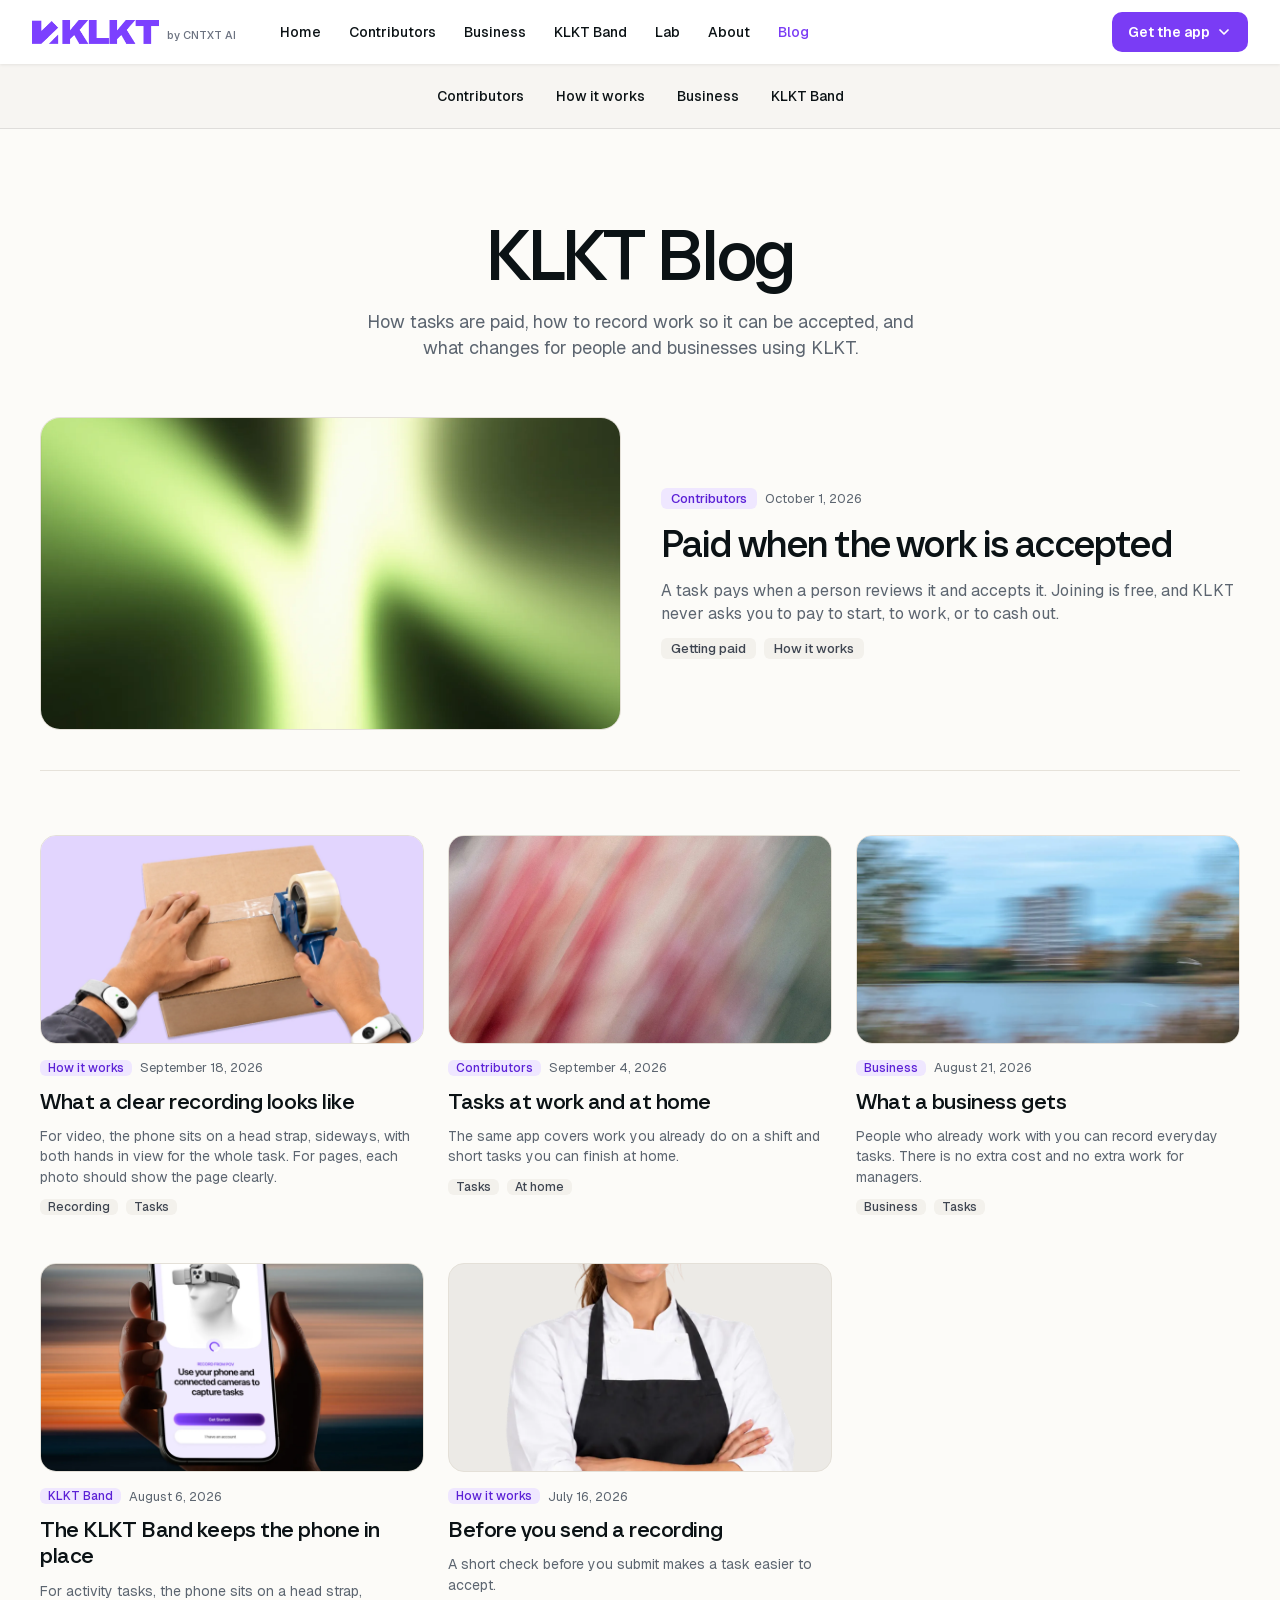
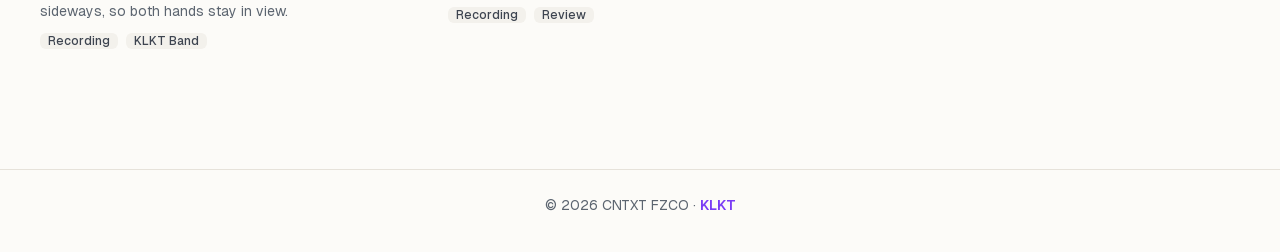
<file: blog.html>
<!DOCTYPE html>
<html lang="en">
<head>
  <meta charset="utf-8">
  <link rel="icon" href="/favicon-32.png" type="image/png" sizes="32x32">
  <link rel="icon" href="/favicon.png" type="image/png" sizes="512x512">
  <link rel="apple-touch-icon" href="/apple-touch-icon.png">
  <meta name="viewport" content="width=device-width, initial-scale=1.0">
  <title>Blog | KLKT by CNTXT AI</title>
  <meta name="description" content="Notes from KLKT on getting paid for accepted tasks, and how to record work clearly.">
  <link rel="stylesheet" href="/_astro/layouts.DsStj0DX.css">
  <link rel="stylesheet" href="/blog.css">
</head>
<body>
<header class="klkt-header" id="site-header">
  <div class="klkt-header__inner">
    <a href="/" class="klkt-brand" aria-label="KLKT by CNTXT AI">
      <img src="/media/klkt-logo.png" alt="KLKT" width="127" height="24">
      <span class="klkt-brand__by">by CNTXT AI</span>
    </a>
    <nav class="klkt-nav" aria-label="Main">
      <a href="/">Home</a>
      <a href="/contributors.html">Contributors</a>
      <a href="/Business.html">Business</a>
      <a href="/ribbon.html">KLKT Band</a>
      <a href="/lab.html">Lab</a>
      <a href="/about.html">About</a>
      <a href="/blog.html" aria-current="page">Blog</a>
    </nav>
    <div class="klkt-getapp">
      <button type="button" class="klkt-getapp__btn" aria-expanded="false">Get the app
        <svg viewBox="0 0 16 16" aria-hidden="true"><path d="M4 6l4 4 4-4" fill="none" stroke="currentColor" stroke-width="1.75" stroke-linecap="round" stroke-linejoin="round"/></svg>
      </button>
      <div class="klkt-getapp__menu">
        <a class="klkt-store" href="/#app-store"><span><small>Download on the</small>App Store</span></a>
        <a class="klkt-store" href="/#google-play"><span><small>Get it on</small>Google Play</span></a>
      </div>
    </div>
    <button type="button" class="klkt-menu-btn" aria-label="Open menu" aria-expanded="false" aria-controls="klkt-mnav">
      <svg viewBox="0 0 24 24" fill="none" stroke="currentColor" stroke-width="2" stroke-linecap="round" aria-hidden="true"><path d="M4 7h16M4 12h16M4 17h16"/></svg>
    </button>
  </div>
  <nav id="klkt-mnav" class="klkt-mnav" aria-label="Main" hidden>
    <a href="/">Home</a>
    <a href="/contributors.html">Contributors</a>
    <a href="/Business.html">Business</a>
    <a href="/ribbon.html">KLKT Band</a>
    <a href="/lab.html">Lab</a>
    <a href="/about.html">About</a>
    <a href="/blog.html" aria-current="page">Blog</a>
  </nav>
</header>
  <nav class="blog-nav" aria-label="Blog" data-blog-nav>
    <div class="blog-nav__inner">
      <div class="blog-nav__topics" data-blog-topics></div>
    </div>
  </nav>
  <main class="blog">
    <header class="blog-hero">
      <h1>KLKT Blog</h1>
      <p>How tasks are paid, how to record work so it can be accepted, and what changes for people and businesses using KLKT.</p>
    </header>
    <div data-blog="index"><p class="blog__status">Loading posts…</p></div>
  </main>
<footer class="blog-foot">© 2026 CNTXT FZCO · <a href="/">KLKT</a></footer>
<script src="/blog.js"></script>
<script>
(function () {
  var btn = document.querySelector('.klkt-menu-btn');
  var menu = document.getElementById('klkt-mnav');
  if (!btn || !menu) return;
  btn.addEventListener('click', function () {
    var open = menu.hidden;
    menu.hidden = !open;
    btn.setAttribute('aria-expanded', String(open));
    btn.setAttribute('aria-label', open ? 'Close menu' : 'Open menu');
  });
})();
</script>
</body>
</html>
</file>
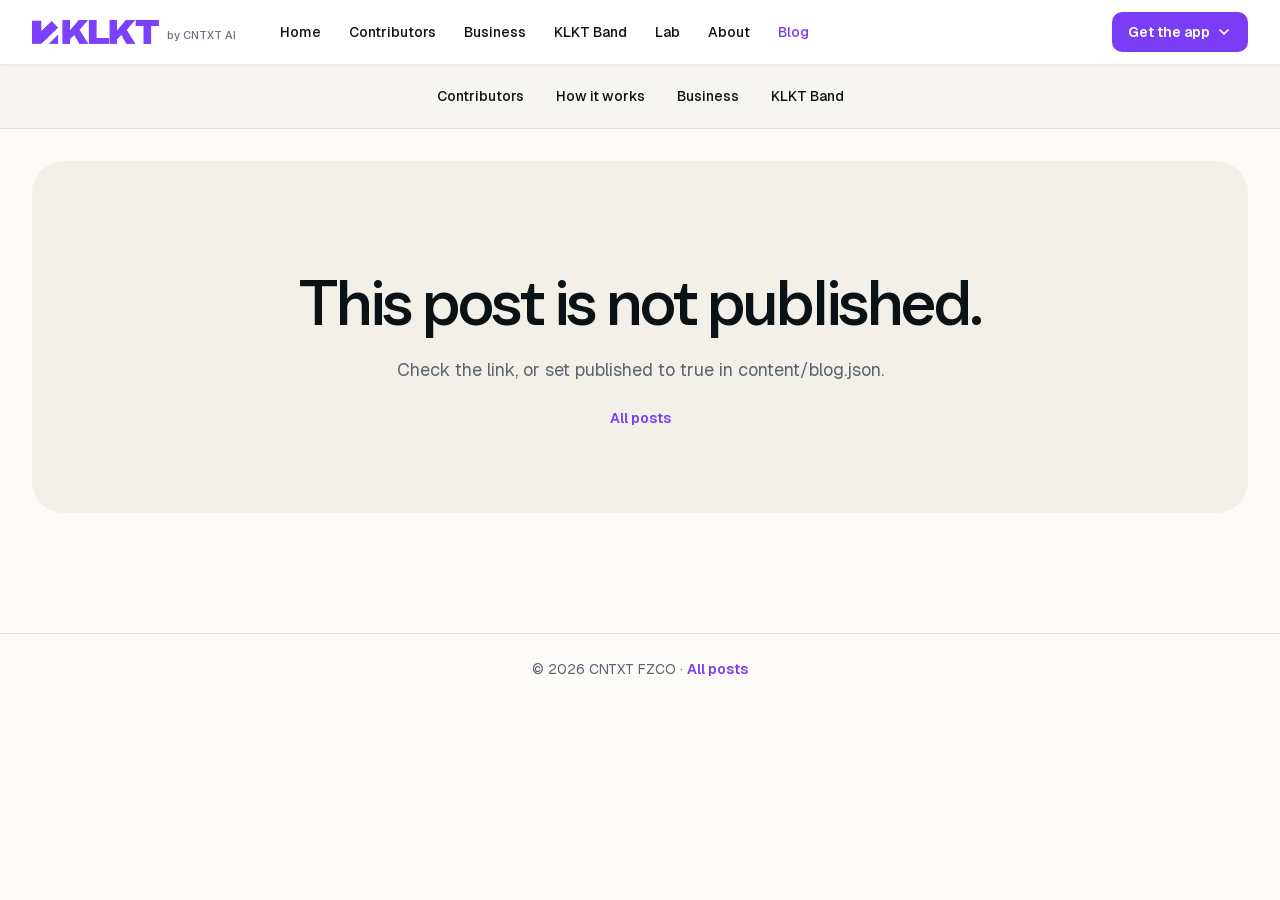
<file: blog/post.html>
<!DOCTYPE html>
<html lang="en">
<head>
  <meta charset="utf-8">
  <link rel="icon" href="/favicon-32.png" type="image/png" sizes="32x32">
  <link rel="icon" href="/favicon.png" type="image/png" sizes="512x512">
  <link rel="apple-touch-icon" href="/apple-touch-icon.png">
  <meta name="viewport" content="width=device-width, initial-scale=1.0">
  <title>Blog | KLKT by CNTXT AI</title>
  <meta name="description" content="A post from KLKT.">
  <link rel="stylesheet" href="/_astro/layouts.DsStj0DX.css">
  <link rel="stylesheet" href="/blog.css">
</head>
<body>
<header class="klkt-header" id="site-header">
  <div class="klkt-header__inner">
    <a href="/" class="klkt-brand" aria-label="KLKT by CNTXT AI">
      <img src="/media/klkt-logo.png" alt="KLKT" width="127" height="24">
      <span class="klkt-brand__by">by CNTXT AI</span>
    </a>
    <nav class="klkt-nav" aria-label="Main">
      <a href="/">Home</a>
      <a href="/contributors.html">Contributors</a>
      <a href="/Business.html">Business</a>
      <a href="/ribbon.html">KLKT Band</a>
      <a href="/lab.html">Lab</a>
      <a href="/about.html">About</a>
      <a href="/blog.html" aria-current="page">Blog</a>
    </nav>
    <div class="klkt-getapp">
      <button type="button" class="klkt-getapp__btn" aria-expanded="false">Get the app
        <svg viewBox="0 0 16 16" aria-hidden="true"><path d="M4 6l4 4 4-4" fill="none" stroke="currentColor" stroke-width="1.75" stroke-linecap="round" stroke-linejoin="round"/></svg>
      </button>
      <div class="klkt-getapp__menu">
        <a class="klkt-store" href="/#app-store"><span><small>Download on the</small>App Store</span></a>
        <a class="klkt-store" href="/#google-play"><span><small>Get it on</small>Google Play</span></a>
      </div>
    </div>
    <button type="button" class="klkt-menu-btn" aria-label="Open menu" aria-expanded="false" aria-controls="klkt-mnav">
      <svg viewBox="0 0 24 24" fill="none" stroke="currentColor" stroke-width="2" stroke-linecap="round" aria-hidden="true"><path d="M4 7h16M4 12h16M4 17h16"/></svg>
    </button>
  </div>
  <nav id="klkt-mnav" class="klkt-mnav" aria-label="Main" hidden>
    <a href="/">Home</a>
    <a href="/contributors.html">Contributors</a>
    <a href="/Business.html">Business</a>
    <a href="/ribbon.html">KLKT Band</a>
    <a href="/lab.html">Lab</a>
    <a href="/about.html">About</a>
    <a href="/blog.html" aria-current="page">Blog</a>
  </nav>
</header>
<nav class="blog-nav" aria-label="Blog categories">
  <div class="blog-nav__inner">
    <div class="blog-nav__topics" data-blog-topics></div>
  </div>
</nav>
<main class="blog">
  <div data-blog="post"><p class="blog__status">Loading post…</p></div>
</main>
<footer class="blog-foot">© 2026 CNTXT FZCO · <a href="/blog.html">All posts</a></footer>
<script src="/blog.js"></script>
<script>
(function () {
  var btn = document.querySelector('.klkt-menu-btn');
  var menu = document.getElementById('klkt-mnav');
  if (!btn || !menu) return;
  btn.addEventListener('click', function () {
    var open = menu.hidden;
    menu.hidden = !open;
    btn.setAttribute('aria-expanded', String(open));
    btn.setAttribute('aria-label', open ? 'Close menu' : 'Open menu');
  });
})();
</script>
</body>
</html>
</file>
<file: blog.css>
:root { color-scheme: light; }
body { margin: 0; background: #fcfbf8; color: #0b1215; font-family: var(--font-geist), system-ui, sans-serif; }
.klkt-header { position: sticky; top: 0; z-index: 1000; background: #fff; box-shadow: 0 1px 3px rgba(0,0,0,.08); }
.klkt-header__inner { max-width: 1920px; margin: 0 auto; height: 64px; padding: 0 16px; display: flex; align-items: center; gap: 32px; }
@media (min-width: 768px) { .klkt-header__inner { padding: 0 32px; } }
.klkt-brand { display: flex; align-items: center; gap: 8px; flex-shrink: 0; text-decoration: none; }
.klkt-brand img { height: 24px; width: auto; display: block; }
.klkt-brand__by { font-size: 11px; line-height: 1; font-weight: 500; color: #6b7280; white-space: nowrap; padding-top: 6px; }
.klkt-nav { display: none; align-items: center; gap: 4px; }
@media (min-width: 900px) { .klkt-nav { display: flex; } }
.klkt-nav a { padding: 8px 12px; border-radius: 8px; font-size: 14px; font-weight: 500; color: #0b1215; text-decoration: none; }
.klkt-nav a:hover { background: #f3f0ff; }
.klkt-nav a[aria-current="page"] { color: #7a3cf5; }
.klkt-getapp { position: relative; margin-left: auto; }
.klkt-getapp__btn { display: inline-flex; align-items: center; gap: 6px; min-height: 40px; padding: 0 16px; border: 0; border-radius: 10px; background: #7a3cf5; color: #fff; font: inherit; font-size: 14px; font-weight: 600; cursor: pointer; white-space: nowrap; }
.klkt-getapp__btn svg { width: 16px; height: 16px; }
.klkt-getapp__menu { position: absolute; right: 0; top: 100%; padding-top: 8px; display: none; flex-direction: column; gap: 8px; }
.klkt-getapp.is-open .klkt-getapp__menu, .klkt-getapp:hover .klkt-getapp__menu { display: flex; }
.klkt-store { display: flex; align-items: center; gap: 10px; min-width: 168px; padding: 8px 14px; border-radius: 10px; background: #7a3cf5; color: #fff; text-decoration: none; }
.klkt-store svg { width: 22px; height: 22px; flex-shrink: 0; }
.klkt-store span { display: flex; flex-direction: column; font-size: 15px; font-weight: 600; line-height: 1.15; }
.klkt-store small { font-size: 10px; font-weight: 400; opacity: .8; }
.klkt-menu-btn { display: none; align-items: center; justify-content: center; width: 40px; height: 40px; margin-left: 8px; border: 0; border-radius: 10px; background: transparent; color: #0b1215; cursor: pointer; }
.klkt-menu-btn svg { width: 22px; height: 22px; }
@media (max-width: 899px) {
  .klkt-menu-btn { display: inline-flex; }
  .klkt-mnav { display: flex; flex-direction: column; padding: 8px 16px 16px; border-top: 1px solid #eee; background: #fff; }
  .klkt-mnav[hidden] { display: none; }
  .klkt-mnav a { padding: 14px 4px; font: 500 17px/1.2 var(--font-geist), system-ui, sans-serif; color: #0b1215; text-decoration: none; border-bottom: 1px solid #f2f2f2; }
  .klkt-mnav a[aria-current="page"] { color: #7a3cf5; }
}
.blog-nav { position: sticky; top: 64px; z-index: 100; background: #f7f5f2; border-bottom: 1px solid rgba(11,18,21,.1); }
.blog-nav__inner { max-width: 1440px; margin: 0 auto; height: 64px; padding: 0 20px; display: flex; align-items: stretch; }
@media (min-width: 900px) { .blog-nav__inner { padding: 0 48px; } }
.blog-nav__topics { display: flex; flex: 1; align-items: stretch; gap: 4px; min-width: 0; overflow-x: auto; scrollbar-width: none; }
.blog-nav__topics::-webkit-scrollbar { display: none; }
@media (min-width: 700px) { .blog-nav__topics { justify-content: center; gap: 8px; } }
.blog-nav__topic { position: relative; display: flex; align-items: center; flex-shrink: 0; height: 100%; padding: 0 12px; border: 0; background: transparent; font: inherit; font-size: 14px; font-weight: 500; color: #0b1215; cursor: pointer; white-space: nowrap; text-decoration: none; }
.blog-nav__topic.is-current::after, .blog-nav__topic:hover::after { content: ""; position: absolute; left: 0; right: 0; bottom: 0; height: 4px; background: #7a3cf5; }
.blog { max-width: 1280px; margin: 0 auto; padding: 72px 20px 96px; }
@media (min-width: 900px) { .blog { padding: 88px 40px 120px; } }
.blog:has([data-blog="post"]) { max-width: 1312px; padding: 24px 16px 96px; }
@media (min-width: 900px) { .blog:has([data-blog="post"]) { padding: 32px 32px 120px; } }
.blog-hero { max-width: 720px; margin: 0 auto 56px; text-align: center; }
.blog-hero h1 { margin: 0; font-family: var(--font-calendly-sans), Georgia, serif; font-size: clamp(44px, 6vw, 72px); line-height: 1.05; font-weight: 500; letter-spacing: -.03em; }
.blog-hero p { margin: 16px auto 0; max-width: 36rem; font-size: 18px; line-height: 1.45; color: #5c6570; }
.blog-feature { padding-bottom: 40px; margin-bottom: 8px; border-bottom: 1px solid #e6e2da; }
.blog-card { display: flex; flex-direction: column; gap: 16px; min-width: 0; color: inherit; text-decoration: none; outline: none; }
.blog-card:focus-visible { outline: 2px solid #7a3cf5; outline-offset: 4px; border-radius: 12px; }
.blog-card--feature { gap: 24px; }
@media (min-width: 900px) { .blog-card--feature { flex-direction: row; align-items: center; gap: 40px; } }
.blog-media { overflow: hidden; width: 100%; aspect-ratio: 147 / 80; border: 1px solid #e4e0d8; border-radius: 16px; background: #eceae6; }
@media (min-width: 900px) { .blog-card--feature .blog-media { flex: 1; height: 313px; aspect-ratio: auto; border-radius: 20px; } }
.blog-media img { width: 100%; height: 100%; object-fit: cover; transition: transform .3s ease; }
.blog-card:hover .blog-media img, .blog-card:focus-visible .blog-media img { transform: scale(1.05); }
.blog-card__body { display: flex; flex-direction: column; gap: 12px; min-width: 0; flex: 1; }
.blog-card__meta, .blog-card__tags { display: flex; flex-wrap: wrap; align-items: center; gap: 8px; margin: 0; }
.blog-card__meta > span:last-child { font-size: 13px; color: #5c6570; white-space: nowrap; }
.blog-badge, .blog-tag { display: inline-flex; align-items: center; border-radius: 6px; font-weight: 500; }
.blog-badge { padding: 4px 10px; background: #efe7ff; color: #5b21d6; font-size: 13px; }
.blog-card:not(.blog-card--feature) .blog-badge { font-size: 12px; padding: 2px 8px; }
.blog-tag { padding: 4px 10px; background: #f3f1ec; color: #3d4450; font-size: 13px; }
.blog-card:not(.blog-card--feature) .blog-tag { font-size: 12px; padding: 2px 8px; }
.blog-card h2 { margin: 0; font-family: var(--font-calendly-sans), Georgia, serif; font-weight: 500; letter-spacing: -.02em; line-height: 1.2; }
.blog-card--feature h2 { font-size: clamp(28px, 3vw, 40px); }
.blog-card:not(.blog-card--feature) h2 { font-size: 22px; display: -webkit-box; -webkit-line-clamp: 2; -webkit-box-orient: vertical; overflow: hidden; }
.blog-card:hover h2, .blog-card:focus-visible h2 { text-decoration: underline; text-underline-offset: 3px; }
.blog-card__excerpt { margin: 0; color: #5c6570; line-height: 1.45; font-size: 16px; }
.blog-card:not(.blog-card--feature) .blog-card__excerpt { font-size: 14px; display: -webkit-box; -webkit-line-clamp: 3; -webkit-box-orient: vertical; overflow: hidden; }
@media (min-width: 700px) and (max-width: 1023px) { .blog-card:not(.blog-card--feature) .blog-card__excerpt { display: none; } }
.blog-grid { list-style: none; margin: 0; padding: 40px 0 0; display: grid; grid-template-columns: 1fr; gap: 40px; }
@media (min-width: 700px) { .blog-grid { grid-template-columns: 1fr 1fr; } }
@media (min-width: 1024px) { .blog-grid { grid-template-columns: 1fr 1fr 1fr; column-gap: 24px; row-gap: 48px; padding-top: 56px; } }
.blog__status { margin-top: 32px; color: #5c6570; }
.post-hero { padding: 56px 20px; border-radius: 24px; background: #f3f0ea; text-align: center; }
@media (min-width: 900px) { .post-hero { padding: 88px 48px; border-radius: 32px; } }
.post-hero__badges { display: flex; flex-wrap: wrap; justify-content: center; gap: 8px; }
.post-hero__badges .blog-badge { text-decoration: none; }
.post-hero__badges .blog-badge:hover { background: #e2d4ff; }
.post-hero h1 { max-width: 960px; margin: 20px auto 0; font-family: var(--font-calendly-sans), Georgia, serif; font-size: clamp(36px, 5vw, 64px); line-height: 1.05; font-weight: 500; letter-spacing: -.03em; }
.post-hero__lead { max-width: 640px; margin: 20px auto 0; font-size: 18px; line-height: 1.5; color: #5c6570; }
.post-hero__meta { display: flex; flex-wrap: wrap; justify-content: center; gap: 8px 0; margin: 28px 0 0; font-size: 14px; color: #3d4450; }
.post-hero__meta span + span::before { content: "·"; margin: 0 10px; color: #9aa1a9; }
.post-hero__meta a { color: #7a3cf5; font-weight: 600; text-decoration: none; }
.post-layout { display: flex; flex-direction: column; gap: 40px; margin-top: 40px; }
@media (min-width: 1024px) { .post-layout { flex-direction: row; align-items: flex-start; gap: 64px; margin-top: 64px; } }
.post-side { display: flex; flex-direction: column; gap: 24px; order: 2; }
@media (min-width: 1024px) { .post-side { order: 0; position: sticky; top: 160px; width: 282px; flex-shrink: 0; } }
.post-side__title { margin: 0 0 12px; font-size: 14px; font-weight: 600; color: #0b1215; }
.post-toc { display: none; }
@media (min-width: 1024px) { .post-toc { display: block; padding-bottom: 24px; border-bottom: 1px solid #e6e2da; } }
.post-toc ol { list-style: none; margin: 0; padding: 0; display: flex; flex-direction: column; gap: 10px; }
.post-toc a { font-size: 14px; line-height: 1.4; color: #5c6570; text-decoration: none; }
.post-toc a:hover { color: #7a3cf5; }
.post-cta { padding: 24px; border: 1px solid #e4e0d8; border-radius: 16px; background: #fff; }
.post-cta__title { margin: 0; font-family: var(--font-calendly-sans), Georgia, serif; font-size: 22px; line-height: 1.2; font-weight: 500; }
.post-cta p:not(.post-cta__title) { margin: 8px 0 20px; font-size: 14px; line-height: 1.45; color: #5c6570; }
.post-cta__btn { display: flex; align-items: center; justify-content: center; min-height: 44px; border-radius: 10px; background: #7a3cf5; color: #fff; font-size: 15px; font-weight: 600; text-decoration: none; }
.post-cta__btn:hover { background: #6a2be6; }
.post-cta__link { display: block; margin-top: 12px; text-align: center; font-size: 14px; font-weight: 600; color: #7a3cf5; text-decoration: none; }
.post-share__row { display: flex; gap: 8px; }
.post-share__btn { display: inline-flex; align-items: center; justify-content: center; width: 40px; height: 40px; padding: 0; border: 1px solid #e4e0d8; border-radius: 999px; background: #fff; color: #0b1215; cursor: pointer; }
.post-share__btn:hover { border-color: #7a3cf5; color: #7a3cf5; }
.post-share__btn svg { width: 18px; height: 18px; fill: currentColor; }
.post-share__note { min-height: 1em; margin: 8px 0 0; font-size: 13px; color: #5c6570; word-break: break-all; }
.post-article { flex: 1; min-width: 0; max-width: 800px; }
.post-cover { overflow: hidden; aspect-ratio: 147 / 80; border: 1px solid #e4e0d8; border-radius: 20px; background: #eceae6; }
.post-cover img { width: 100%; height: 100%; object-fit: cover; display: block; }
.post-related { margin-top: 96px; padding-top: 56px; border-top: 1px solid #e6e2da; }
.post-related h2 { margin: 0; font-family: var(--font-calendly-sans), Georgia, serif; font-size: clamp(30px, 4vw, 44px); line-height: 1.1; font-weight: 500; letter-spacing: -.02em; }
.post-related .blog-grid { padding-top: 32px; }
.blog-post__body { margin-top: 32px; font-size: 18px; line-height: 1.65; }
@media (min-width: 900px) { .blog-post__body { font-size: 19px; } }
.blog-post__body h2 { margin: 40px 0 12px; font-family: var(--font-calendly-sans), Georgia, serif; font-size: clamp(26px, 3vw, 32px); line-height: 1.2; font-weight: 500; scroll-margin-top: 152px; }
.blog-post__body p { margin: 0 0 16px; }
.blog-post__body ul { margin: 0 0 16px; padding-left: 1.2em; }
.blog-post__body li { margin: 6px 0; }
.blog-foot { border-top: 1px solid #e6e2da; padding: 28px 20px 40px; text-align: center; color: #5c6570; font-size: 14px; }
.blog-foot a { color: #7a3cf5; text-decoration: none; font-weight: 600; }
</file>
